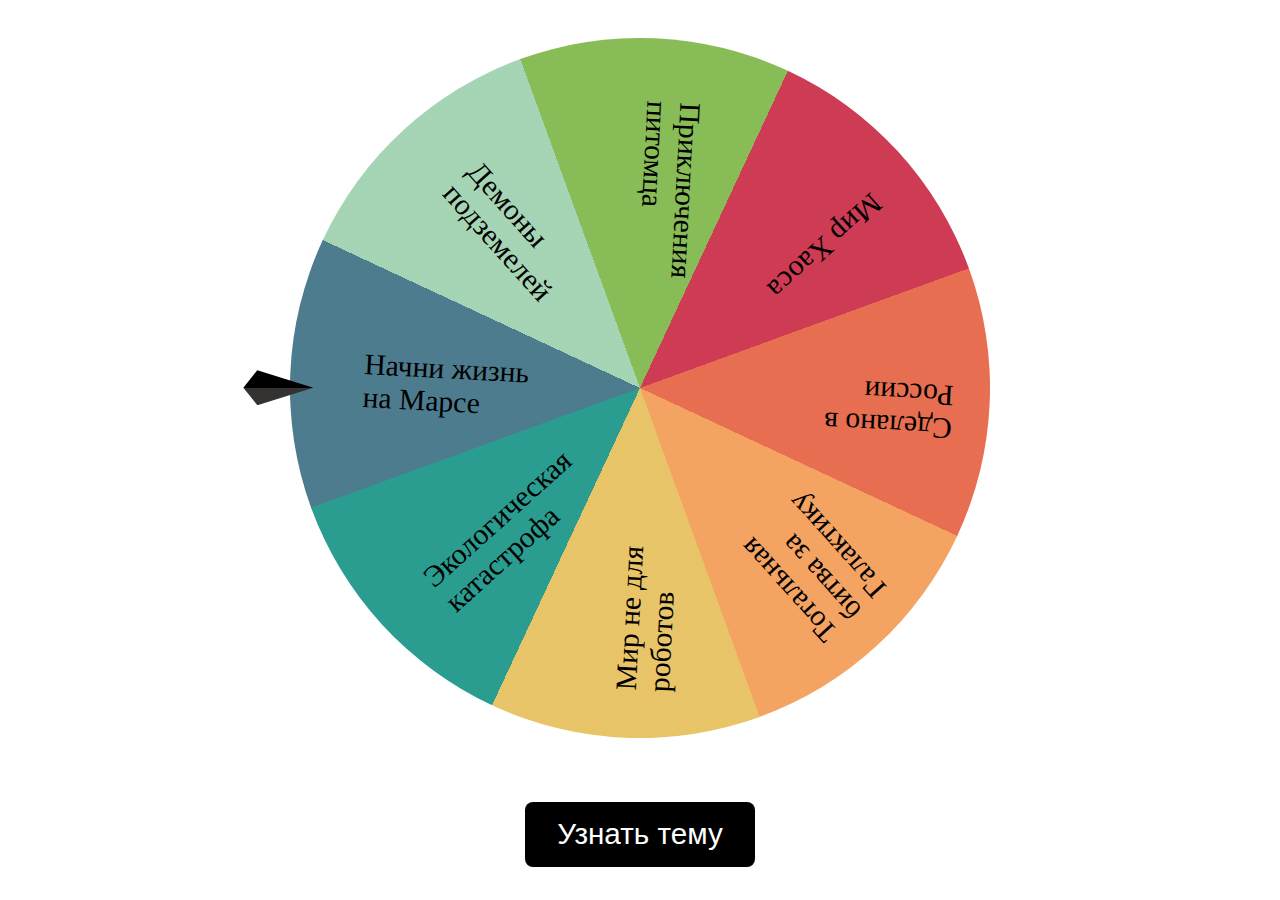
<file: wheel-of-fortune.html>
<!DOCTYPE html>
<html lang="ru" >
<head>
  <meta charset="UTF-8">
  <link rel="shortcut icon" href="/img/Logo.png" type="image/x-icon">
  <title>Колесо удачи</title>
  <!-- используем всю ширину экрана -->
  <meta name="viewport" content="width=device-width, initial-scale=1">
  <!-- подключаем стили -->
  <link rel="stylesheet" href="style.css">

</head>
<body>
<!-- главный блок -->
<div class="deal-wheel">
  <!-- блок с призами -->
  <ul class="spinner"></ul>
  <!-- язычок барабана -->
  <div class="ticker"></div>
  <!-- кнопка -->
  <button class="btn-spin">Узнать тему</button>
</div>
  <!-- подключаем скрипт -->
  <script  src="script.js"></script>

</body>
</html>
</file>
<file: style.css>
/* делаем везде так, чтобы свойства width и height задавали не размеры контента, а размеры блока */
* {
  box-sizing: border-box;
}

/* общие настройки страницы */
body {
  /* подключаем сетку */
  display: grid;
  /* ставим всё по центру */
  place-items: center;
  /* если что-то не помещается на своё место — скрываем то, что не поместилось */
  overflow: hidden;
}

/* общий блок для всех элементов */
.deal-wheel {
  /* задаём переменные блока */
  /* размеры колеса */
  --size: clamp(250px, 80vmin, 700px);
  /* настройки яркости и заливки фона секторов */
  --lg-hs: 0 3%;
  --lg-stop: 50%;
  --lg: linear-gradient(
      hsl(var(--lg-hs) 0%) 0 var(--lg-stop),
      hsl(var(--lg-hs) 20%) var(--lg-stop) 100%
    );
  /* добавляем позиционирование относительно других элементов */
  position: relative;
  /* подключаем сетку */
  display: grid;
  grid-gap: calc(var(--size) / 20);
  /* выравниваем содержимое блока по центру */
  align-items: center;
  /* задаём имена областей внутри сетки */
  grid-template-areas:
    "spinner"
    "trigger";
  /* устанавливаем размер шрифта */
  font-size: calc(var(--size) / 23.6);
}

/* всё, что относится ко внутренним элементам главного блока, будет находиться в области сетки с названием spinner */
.deal-wheel > * {
  grid-area: spinner;
}

/* сам блок и кнопка будут находиться в области сетки с названием trigger и будут выровнены по центру */
.deal-wheel .btn-spin {
  grid-area: trigger;
  justify-self: center;
}

/* сектор колеса */
.spinner {
  /* добавляем относительное позиционирование */
  position: relative;
  /* подключаем сетку */
  display: grid;
  /* выравниваем всё по центру */
  align-items: center;
  /* добавляем элемент в сетку */
  grid-template-areas: "spinner";
  /* устанавливаем размеры */
  width: var(--size);
  height: var(--size);
  /* поворачиваем элемент  */
  transform: rotate(calc(var(--rotate, 25) * 1deg));
  /* рисуем круглую обводку, а всё, что не поместится, — будет скрыто за кругом */
  border-radius: 50%;
}

/* всё, что внутри этого блока, будет находиться в области сетки с названием spinner */
.spinner * {
  grid-area: spinner;
}

/* текст на секторах */
.prize {
  /* включаем «гибкую» вёрстку */
  display: flex;
  align-items: center;
  /* задаём отступы от краёв блока */
  padding: 0 calc(var(--size) / 6) 0 calc(var(--size) / 20);
  /* устанавливаем размеры */
  width: 50%;
  height: 50%;
  /* устанавливаем координаты, относительно которых будем вращать текст */
  transform-origin: center right;
  /* поворачиваем текст */
  transform: rotate(var(--rotate));
  /* запрещаем пользователю выделять мышкой текст на секторах */
  user-select: none;
}

/* язычок */
.ticker {
  /* добавляем относительное позиционирование */
  position: relative;
  /* устанавливаем размеры */
  left: calc(var(--size) / -15);
  width: calc(var(--size) / 10);
  height: calc(var(--size) / 20);
  /* фон язычка */
  background: var(--lg);
  /* делаем так, чтобы язычок был выше колеса */
  z-index: 1;
  /* форма язычка */
  clip-path: polygon(20% 0, 100% 50%, 20% 100%, 0% 50%);
  /* устанавливаем точку, относительно которой будет вращаться язычок при движении колеса */
  transform-origin: center left;
}

/* кнопка запуска колеса */
.btn-spin {
  color: white;
  background: black;
  border: none;
  /* берём размер шрифта такой же, как в колесе */
  font-size: inherit;
  /* добавляем отступы от текста внутри кнопки */
  padding: 0.9rem 2rem 1rem;
  /* скругляем углы */
  border-radius: 0.5rem;
  /* меняем внешний вид курсора над кнопкой на руку*/
  cursor: pointer;
}

/* если кнопка нажата и неактивна */
.btn-spin:disabled {
  /* меняем внешний вид курсора */
  cursor: progress;
  /* делаем кнопку полупрозрачной */
  opacity: 0.25;
}

/* анимация вращения */
.is-spinning .spinner {
  transition: transform 8s cubic-bezier(0.1, -0.01, 0, 1);
}

/* анимация движения язычка */
.is-spinning .ticker {
          animation: tick 700ms cubic-bezier(0.34, 1.56, 0.64, 1);
}


/* эффект, когда колесо задевает язычок при вращении */
@keyframes tick {
  40% {
    /* чуть поворачиваем язычок наверх в середине анимации */
    transform: rotate(-12deg);
  }
}

/* анимируем выпавший сектор */
.prize.selected .text {
  /* делаем текст белым */
  color: white;
  /* настраиваем длительность анимации */
  animation: selected 800ms ease;
}

/* настраиваем анимацию текста на выпавшем секторе по кадрам */
@keyframes selected {
  /* что происходит на 25% от начала анимации */
  25% {
    /* увеличиваем текст в 1,25 раза */
    transform: scale(1.25);
    /* добавляем тексту тень */
    text-shadow: 1vmin 1vmin 0 hsla(0 0% 0% / 0.1);
  }
  40% {
    transform: scale(0.92);
    text-shadow: 0 0 0 hsla(0 0% 0% / 0.2);
  }
  60% {
    transform: scale(1.02);
    text-shadow: 0.5vmin 0.5vmin 0 hsla(0 0% 0% / 0.1);
  }
  75% {
    transform: scale(0.98);
  }
  85% {
    transform: scale(1);
  }
}
</file>
